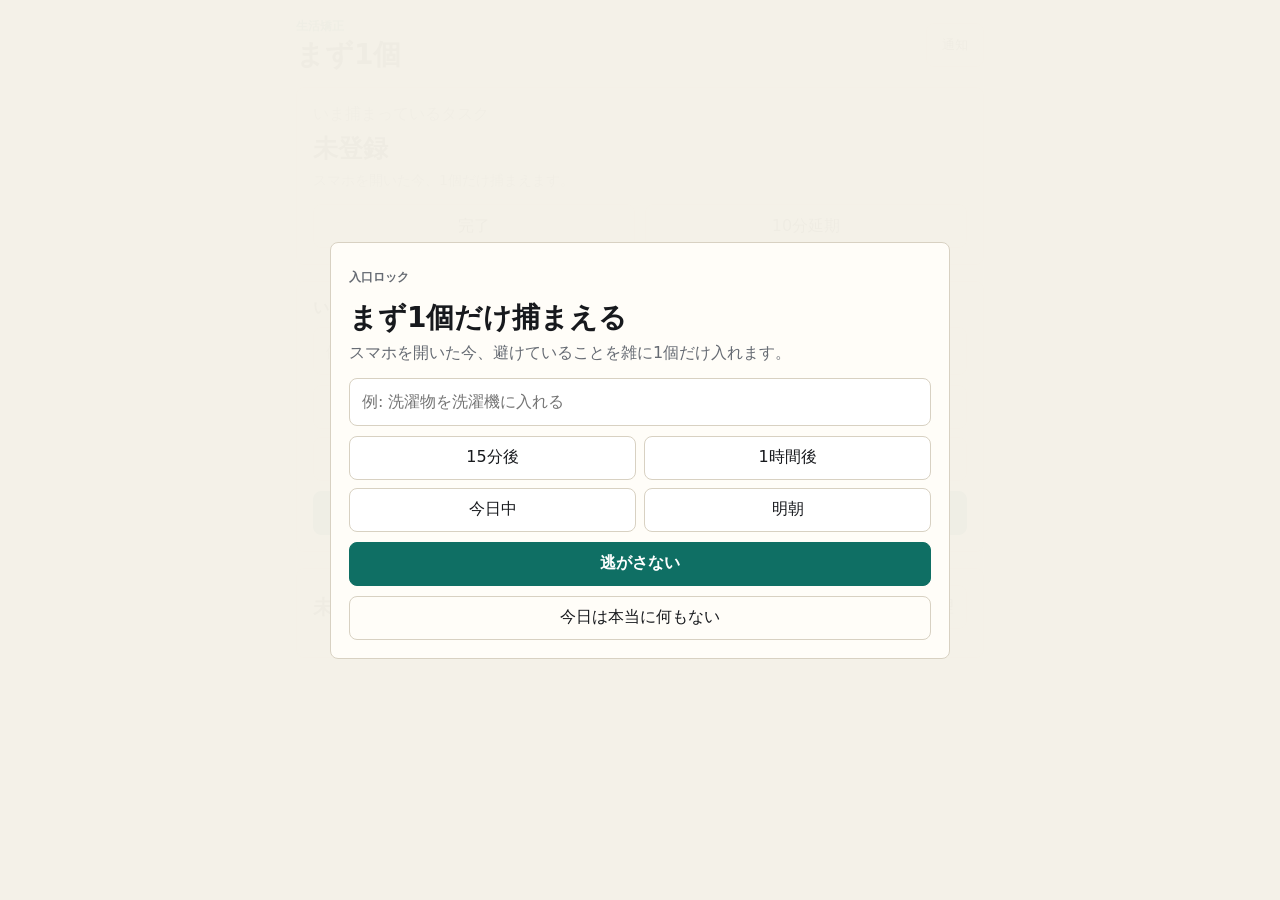
<file: index.html>
<!doctype html>
<html lang="ja">
<head>
  <meta charset="utf-8">
  <meta name="viewport" content="width=device-width, initial-scale=1">
  <meta http-equiv="refresh" content="0; url=./mobile/">
  <title>生活矯正</title>
  <style>
    body {
      margin: 0;
      min-height: 100vh;
      display: grid;
      place-items: center;
      background: #f4f1e8;
      color: #17191d;
      font-family: system-ui, -apple-system, BlinkMacSystemFont, "Segoe UI", sans-serif;
    }

    a {
      color: #0f6f64;
      font-weight: 700;
    }
  </style>
</head>
<body>
  <p><a href="./mobile/">生活矯正を開く</a></p>
</body>
</html>
</file>
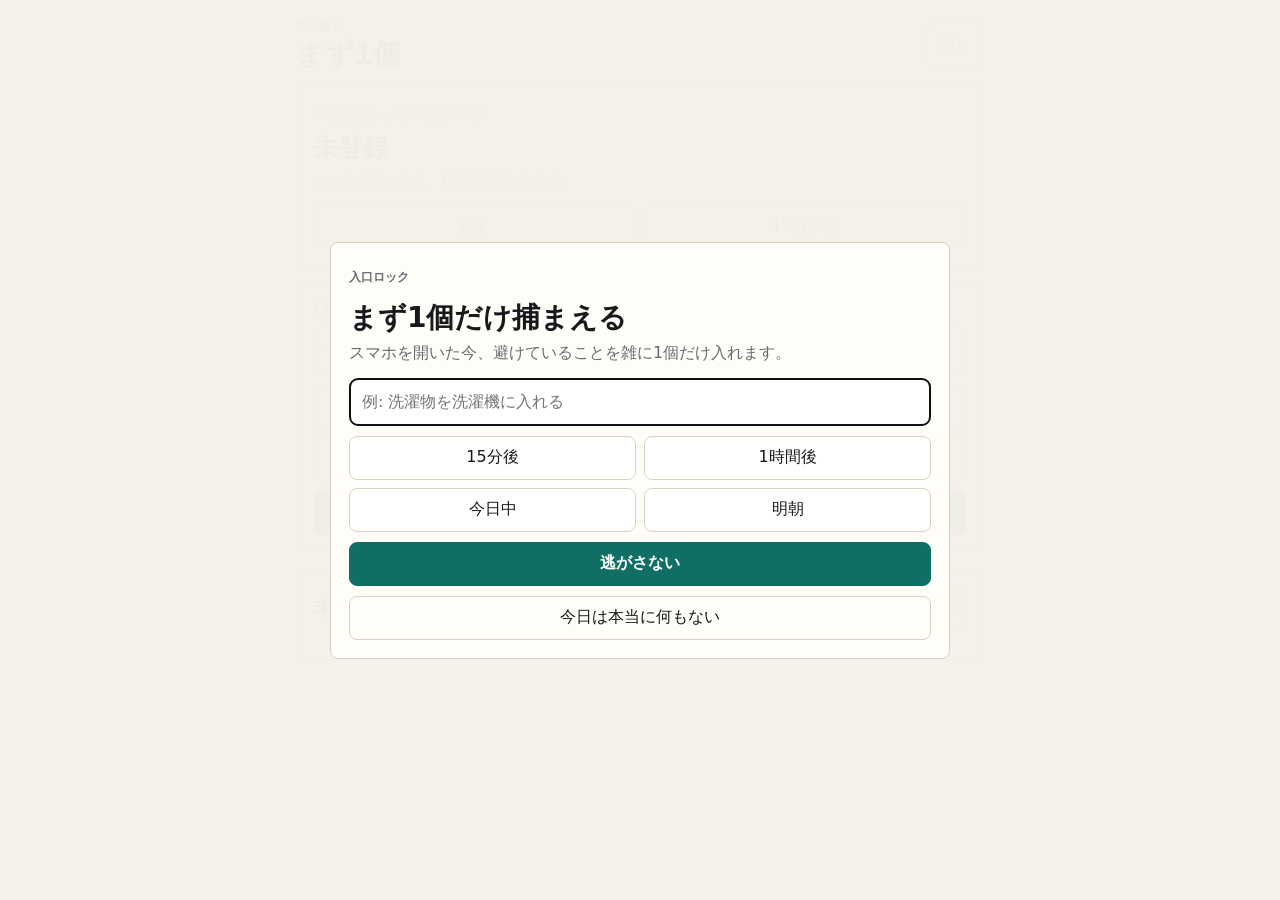
<file: mobile/index.html>
<!doctype html>
<html lang="ja">
<head>
  <meta charset="utf-8">
  <meta name="viewport" content="width=device-width, initial-scale=1, viewport-fit=cover">
  <meta name="theme-color" content="#111316">
  <title>生活矯正</title>
  <link rel="manifest" href="./manifest.webmanifest">
  <link rel="stylesheet" href="./styles.css">
</head>
<body>
  <main class="app">
    <header class="topbar">
      <div>
        <p class="eyebrow">生活矯正</p>
        <h1 id="headline">次の一手</h1>
      </div>
      <button id="notifyButton" class="iconButton" type="button" aria-label="通知">通知</button>
    </header>

    <section class="focusPanel">
      <p id="focusLabel" class="muted">いま捕まっているタスク</p>
      <h2 id="focusTitle">未登録</h2>
      <p id="focusMeta" class="meta">まず1個だけ入れます。</p>
      <div class="actionRow">
        <button id="doneButton" type="button">完了</button>
        <button id="snoozeButton" type="button">10分延期</button>
      </div>
    </section>

    <section class="capturePanel">
      <label for="taskTitle">いま避けていること</label>
      <input id="taskTitle" autocomplete="off" placeholder="例: レポートを1段落だけ書く">
      <div class="quickGrid" role="group" aria-label="締切">
        <button data-minutes="15" type="button">15分後</button>
        <button data-minutes="60" type="button">1時間後</button>
        <button data-preset="tonight" type="button">今日中</button>
        <button data-preset="morning" type="button">明朝</button>
      </div>
      <button id="addButton" class="primary" type="button">この1個を入れる</button>
    </section>

    <section class="listPanel">
      <div class="sectionTitle">
        <h2>未完了</h2>
        <button id="clearDoneButton" type="button">整理</button>
      </div>
      <ul id="taskList"></ul>
    </section>
  </main>

  <div id="gate" class="gate" hidden>
    <div class="gateInner">
      <p class="eyebrow">入口ロック</p>
      <h2 id="gateTitle">まず1個だけ捕まえる</h2>
      <p id="gateText">スマホを開いた今、避けていることを雑に1個だけ入れます。</p>
      <input id="gateInput" autocomplete="off" placeholder="例: 洗濯物を洗濯機に入れる">
      <div class="quickGrid">
        <button data-gate-minutes="15" type="button">15分後</button>
        <button data-gate-minutes="60" type="button">1時間後</button>
        <button data-gate-preset="tonight" type="button">今日中</button>
        <button data-gate-preset="morning" type="button">明朝</button>
      </div>
      <button id="gateAddButton" class="primary" type="button">逃がさない</button>
      <button id="gateSkipButton" class="subtle" type="button">今日は本当に何もない</button>
    </div>
  </div>

  <div id="blocker" class="blocker" hidden>
    <div class="blockerInner">
      <p class="eyebrow">期限超過</p>
      <h2 id="blockerTitle"></h2>
      <p id="blockerTime"></p>
      <div class="blockerActions">
        <button id="blockerDone" type="button">完了した</button>
        <button id="blockerSnooze" type="button">10分延期</button>
        <button id="blockerEmergency" type="button">緊急解除</button>
      </div>
      <div id="emergencyBox" class="emergencyBox" hidden>
        <p id="emergencyText"></p>
        <input id="emergencyInput" autocomplete="off">
        <button id="emergencyTry" type="button">解除を試す</button>
      </div>
    </div>
  </div>

  <script src="./app.js"></script>
</body>
</html>
</file>
<file: mobile/styles.css>
:root {
  color-scheme: light;
  --bg: #f4f1e8;
  --ink: #17191d;
  --muted: #666b73;
  --panel: #fffdf8;
  --line: #d8d1c2;
  --accent: #0f6f64;
  --accent-ink: #ffffff;
  --warn: #a53b24;
  --dark: #111316;
  --dark-panel: #1f2329;
  --gold: #f2c861;
}

* {
  box-sizing: border-box;
}

body {
  margin: 0;
  min-height: 100vh;
  background: var(--bg);
  color: var(--ink);
  font-family: system-ui, -apple-system, BlinkMacSystemFont, "Segoe UI", sans-serif;
  letter-spacing: 0;
}

button,
input {
  font: inherit;
}

button {
  min-height: 44px;
  border: 1px solid var(--line);
  border-radius: 8px;
  background: #ffffff;
  color: var(--ink);
  padding: 10px 12px;
}

button:active {
  transform: translateY(1px);
}

input {
  width: 100%;
  min-height: 48px;
  border: 1px solid var(--line);
  border-radius: 8px;
  background: #ffffff;
  color: var(--ink);
  padding: 12px;
}

.app {
  width: min(720px, 100%);
  margin: 0 auto;
  padding: max(18px, env(safe-area-inset-top)) 16px 28px;
}

.topbar,
.sectionTitle {
  display: flex;
  align-items: center;
  justify-content: space-between;
  gap: 12px;
}

.eyebrow {
  margin: 0 0 4px;
  color: var(--accent);
  font-size: 12px;
  font-weight: 700;
}

h1,
h2,
p {
  margin: 0;
}

h1 {
  font-size: 28px;
  line-height: 1.15;
}

h2 {
  font-size: 20px;
  line-height: 1.25;
}

.muted,
.meta {
  color: var(--muted);
}

.iconButton {
  width: 58px;
  flex: 0 0 auto;
  font-size: 13px;
}

.focusPanel,
.capturePanel,
.listPanel {
  margin-top: 16px;
  border: 1px solid var(--line);
  border-radius: 8px;
  background: var(--panel);
  padding: 16px;
}

.focusPanel h2 {
  margin-top: 8px;
  font-size: 25px;
}

.meta {
  margin-top: 8px;
  font-size: 14px;
}

.actionRow,
.blockerActions {
  display: grid;
  grid-template-columns: 1fr 1fr;
  gap: 10px;
  margin-top: 14px;
}

.capturePanel label {
  display: block;
  margin-bottom: 8px;
  font-weight: 700;
}

.quickGrid {
  display: grid;
  grid-template-columns: 1fr 1fr;
  gap: 8px;
  margin: 10px 0;
}

.primary {
  width: 100%;
  border-color: var(--accent);
  background: var(--accent);
  color: var(--accent-ink);
  font-weight: 700;
}

.subtle {
  width: 100%;
  margin-top: 10px;
  background: transparent;
}

#taskList {
  display: grid;
  gap: 8px;
  list-style: none;
  margin: 12px 0 0;
  padding: 0;
}

.taskItem {
  display: grid;
  grid-template-columns: 1fr auto;
  gap: 8px;
  align-items: center;
  border: 1px solid var(--line);
  border-radius: 8px;
  background: #ffffff;
  padding: 12px;
}

.taskItem strong {
  display: block;
  overflow-wrap: anywhere;
}

.taskItem span {
  display: block;
  margin-top: 4px;
  color: var(--muted);
  font-size: 13px;
}

.taskItem.overdue {
  border-color: color-mix(in srgb, var(--warn) 55%, var(--line));
}

.gate,
.blocker {
  position: fixed;
  inset: 0;
  z-index: 20;
  display: grid;
  place-items: center;
  padding: max(18px, env(safe-area-inset-top)) 16px max(18px, env(safe-area-inset-bottom));
}

.gate {
  background: rgba(244, 241, 232, 0.98);
}

.gateInner,
.blockerInner {
  width: min(620px, 100%);
}

.gateInner {
  border: 1px solid var(--line);
  border-radius: 8px;
  background: var(--panel);
  padding: 18px;
}

.gateInner h2,
.blockerInner h2 {
  font-size: 28px;
  overflow-wrap: anywhere;
}

.gateInner p {
  margin: 8px 0 14px;
  color: var(--muted);
}

.blocker {
  background: var(--dark);
  color: #f5f1e8;
}

.blockerInner {
  min-height: 70vh;
  display: flex;
  flex-direction: column;
  justify-content: center;
}

.blocker .eyebrow {
  color: var(--gold);
}

#blockerTime {
  margin-top: 18px;
  color: var(--gold);
  font-size: 46px;
  font-weight: 800;
}

.blocker button {
  border-color: #39404a;
  background: var(--dark-panel);
  color: #f5f1e8;
}

.blockerActions {
  grid-template-columns: 1fr;
}

.emergencyBox {
  margin-top: 18px;
  border: 1px solid #39404a;
  border-radius: 8px;
  padding: 14px;
  background: var(--dark-panel);
}

.emergencyBox p {
  margin-bottom: 10px;
  color: #d8d1c2;
}

[hidden] {
  display: none !important;
}

@media (min-width: 560px) {
  .blockerActions {
    grid-template-columns: 1fr 1fr 1fr;
  }
}
</file>
